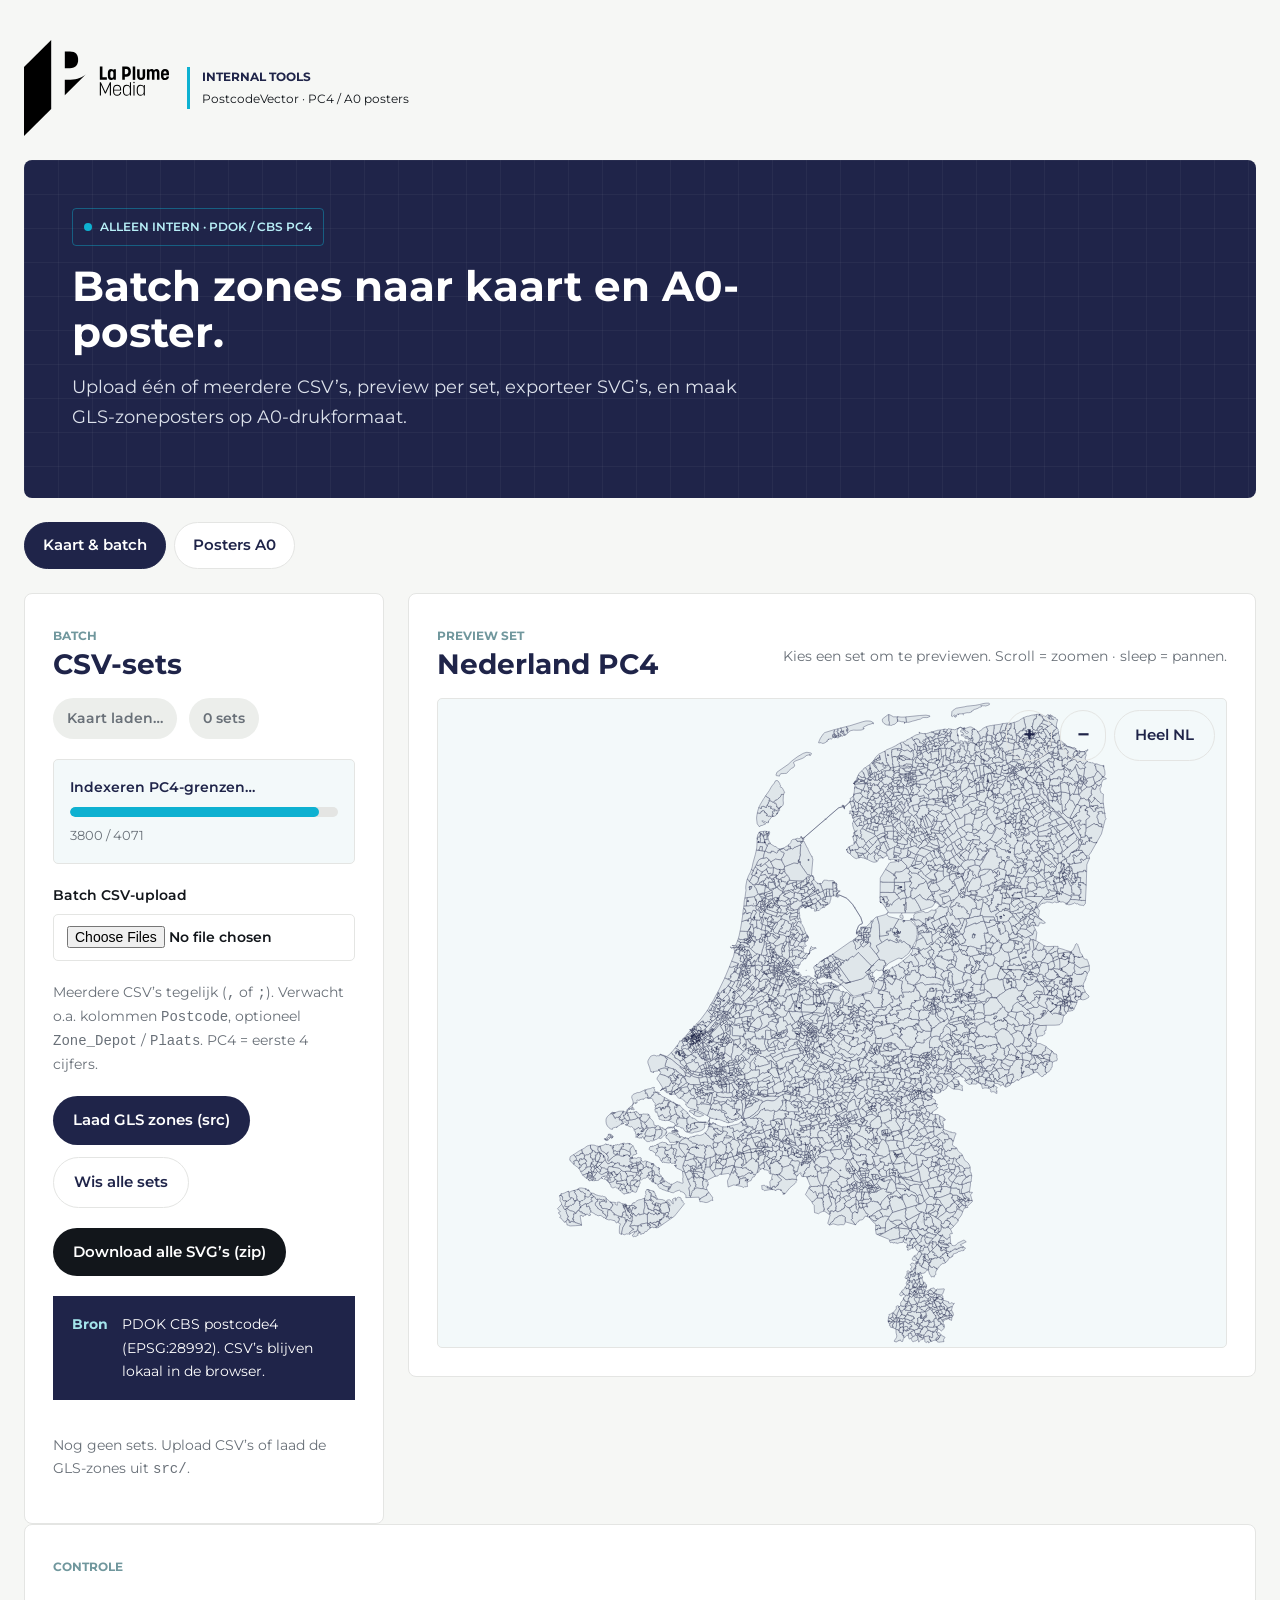
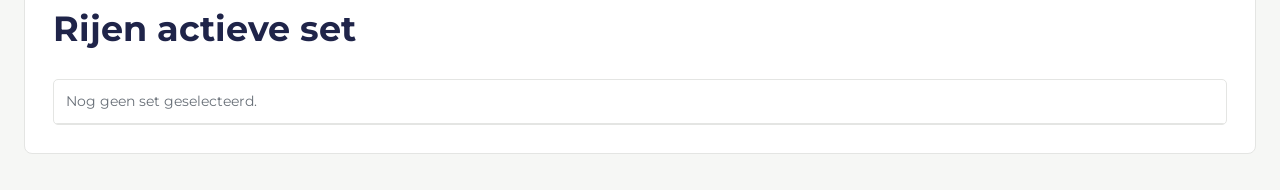
<file: index.html>
<!doctype html>
<html lang="nl">
<head>
  <meta charset="utf-8">
  <meta name="viewport" content="width=device-width, initial-scale=1">
  <meta name="description" content="Interne La Plume Media-tool: PC4 batch-kaarten en GLS A0 zoneposters.">
  <meta name="toolkit:scope" content="internal-ai-tooling">
  <title>PostcodeVector — La Plume Media Internal Tools</title>
  <link rel="stylesheet" href="toolkit/toolkit.css">
  <link rel="stylesheet" href="app.css">
</head>
<body>
  <main class="lpm-shell lpm-shell--wide lpm-stack">
    <header class="lpm-lockup">
      <img src="toolkit/assets/logo.svg" alt="La Plume Media">
      <span class="lpm-lockup__label">
        <strong>INTERNAL TOOLS</strong>
        <span>PostcodeVector · PC4 / A0 posters</span>
      </span>
    </header>

    <section class="lpm-hero lpm-surface-grid pc4-hero">
      <span class="lpm-scope-chip">ALLEEN INTERN · PDOK / CBS PC4</span>
      <h1>Batch zones naar kaart en A0-poster.</h1>
      <p>
        Upload één of meerdere CSV’s, preview per set, exporteer SVG’s, en maak GLS-zoneposters op A0-drukformaat.
      </p>
    </section>

    <div class="pc4-tabs" role="tablist" aria-label="Hoofdsecties">
      <button type="button" class="pc4-tab is-active" role="tab" id="tab-btn-map" aria-controls="tab-map" aria-selected="true" data-tab="map">Kaart &amp; batch</button>
      <button type="button" class="pc4-tab" role="tab" id="tab-btn-poster" aria-controls="tab-poster" aria-selected="false" data-tab="poster">Posters A0</button>
    </div>

    <!-- TAB: Kaart & batch -->
    <div class="pc4-tabpanel" id="tab-map" role="tabpanel" aria-labelledby="tab-btn-map">
      <div class="pc4-layout pc4-layout--batch">
        <section class="lpm-panel pc4-controls" aria-labelledby="controls-title">
          <span class="lpm-eyebrow">BATCH</span>
          <h2 id="controls-title" class="lpm-section-title">CSV-sets</h2>

          <div class="lpm-badges" id="status-badges" aria-live="polite">
            <span class="lpm-badge lpm-badge--quiet" id="badge-map">Kaart laden…</span>
            <span class="lpm-badge lpm-badge--quiet" id="badge-data">0 sets</span>
          </div>

          <div class="batch-progress" id="batch-progress" hidden>
            <div class="batch-progress__label" id="batch-progress-label">Bezig…</div>
            <div class="batch-progress__track" role="progressbar" aria-valuemin="0" aria-valuemax="100" aria-valuenow="0" id="batch-progress-bar">
              <div class="batch-progress__fill" id="batch-progress-fill"></div>
            </div>
            <div class="batch-progress__meta" id="batch-progress-meta">0 / 0</div>
          </div>

          <label class="lpm-field" for="csv-file">
            Batch CSV-upload
            <input class="lpm-input" id="csv-file" type="file" accept=".csv,text/csv" multiple aria-describedby="csv-help">
          </label>
          <p class="lpm-muted" id="csv-help">
            Meerdere CSV’s tegelijk (<code>,</code> of <code>;</code>). Verwacht o.a. kolommen
            <code>Postcode</code>, optioneel <code>Zone_Depot</code> / <code>Plaats</code>. PC4 = eerste 4 cijfers.
          </p>

          <div class="lpm-actions">
            <button type="button" class="lpm-btn lpm-btn--brand" id="btn-demo">Laad GLS zones (src)</button>
            <button type="button" class="lpm-btn lpm-btn--outline" id="btn-clear" disabled>Wis alle sets</button>
          </div>

          <div class="lpm-actions">
            <button type="button" class="lpm-btn lpm-btn--primary" id="btn-export-all" disabled>Download alle SVG’s (zip)</button>
          </div>

          <aside class="lpm-note">
            <strong>Bron</strong>
            <span>PDOK CBS postcode4 (EPSG:28992). CSV’s blijven lokaal in de browser.</span>
          </aside>

          <div class="batch-set-list" id="batch-set-list" aria-live="polite">
            <p class="lpm-muted" id="batch-empty">Nog geen sets. Upload CSV’s of laad de GLS-zones uit <code>src/</code>.</p>
          </div>
        </section>

        <section class="lpm-panel pc4-map-panel" aria-labelledby="map-title">
          <div class="pc4-map-header">
            <div>
              <span class="lpm-eyebrow">PREVIEW SET</span>
              <h2 id="map-title" class="lpm-section-title">Nederland PC4</h2>
            </div>
            <p class="lpm-muted" id="hover-info">Kies een set om te previewen. Scroll = zoomen · sleep = pannen.</p>
          </div>
          <div class="pc4-map-stage">
            <div class="pc4-map-toolbar" role="toolbar" aria-label="Kaartnavigatie">
              <button type="button" class="lpm-btn lpm-btn--outline pc4-zoom-btn" id="btn-zoom-in" title="Inzoomen" aria-label="Inzoomen">+</button>
              <button type="button" class="lpm-btn lpm-btn--outline pc4-zoom-btn" id="btn-zoom-out" title="Uitzoomen" aria-label="Uitzoomen">−</button>
              <button type="button" class="lpm-btn lpm-btn--outline" id="btn-zoom-reset" title="Hele Nederland">Heel NL</button>
            </div>
            <div class="pc4-map-wrap" id="map-wrap" role="application" aria-label="Interactieve PC4-kaart" tabindex="0">
              <div class="pc4-map-empty" id="map-empty"><p>Kaart wordt geladen…</p></div>
            </div>
          </div>
        </section>
      </div>

      <section class="lpm-panel" aria-labelledby="table-title">
        <span class="lpm-eyebrow">CONTROLE</span>
        <h2 id="table-title" class="lpm-section-title">Rijen actieve set</h2>
        <div class="pc4-table-wrap">
          <table class="pc4-table" id="data-table">
            <thead id="table-head"></thead>
            <tbody id="table-body">
              <tr><td class="lpm-muted">Nog geen set geselecteerd.</td></tr>
            </tbody>
          </table>
        </div>
      </section>
    </div>

    <!-- TAB: Posters A0 -->
    <div class="pc4-tabpanel" id="tab-poster" role="tabpanel" aria-labelledby="tab-btn-poster" hidden>
      <div class="pc4-layout pc4-layout--poster">
        <section class="lpm-panel pc4-controls" aria-labelledby="poster-controls-title">
          <span class="lpm-eyebrow">A0 DRUKWERK</span>
          <h2 id="poster-controls-title" class="lpm-section-title">Poster per set</h2>
          <p class="lpm-muted">GLS zoneposter-template. Pas titel/zone aan, preview, exporteer als A0-PDF (print → PDF).</p>

          <label class="lpm-field" for="poster-set">
            Actieve set
            <select class="lpm-select" id="poster-set" disabled>
              <option value="">— eerst batch laden —</option>
            </select>
          </label>

          <label class="lpm-field" for="poster-title">
            Poster titel
            <input class="lpm-input" id="poster-title" placeholder="Bijv. BEZORGGEBIED AMSTERDAM">
          </label>
          <label class="lpm-field" for="poster-zone-label">
            Zone label
            <input class="lpm-input" id="poster-zone-label" placeholder="ZONE" value="ZONE">
          </label>
          <label class="lpm-field" for="poster-zone-number">
            Zone nummer
            <input class="lpm-input" id="poster-zone-number" placeholder="1">
          </label>
          <label class="lpm-field" for="poster-footer">
            Footer tekst
            <input class="lpm-input" id="poster-footer" placeholder="GLS Netherlands · Zone-indeling">
          </label>

          <div class="lpm-actions">
            <button type="button" class="lpm-btn lpm-btn--primary" id="btn-poster-pdf" disabled>Exporteer PDF A0</button>
            <button type="button" class="lpm-btn lpm-btn--brand" id="btn-poster-pdf-all" disabled>Alle sets → PDF A0</button>
          </div>

          <aside class="lpm-note">
            <strong>Drukwerk</strong>
            <span>Opent een A0-printvenster. Kies “Opslaan als PDF”, papierformaat A0, marges uit.</span>
          </aside>

          <div class="batch-set-list" id="poster-set-list"></div>
        </section>

        <section class="lpm-panel poster-preview-panel" aria-labelledby="poster-preview-title">
          <div class="pc4-map-header">
            <div>
              <span class="lpm-eyebrow">PREVIEW</span>
              <h2 id="poster-preview-title" class="lpm-section-title">A0 poster</h2>
            </div>
            <p class="lpm-muted" id="poster-preview-meta">Selecteer een set om de poster te tonen.</p>
          </div>
          <div class="poster-frame-wrap">
            <iframe id="poster-frame" class="poster-frame" title="A0 poster preview" sandbox="allow-same-origin allow-modals"></iframe>
          </div>
        </section>
      </div>
    </div>
  </main>

  <div class="pc4-tooltip" id="tooltip" role="tooltip" hidden></div>
  <script src="app.js?v=20260929h" type="module"></script>
</body>
</html>
</file>
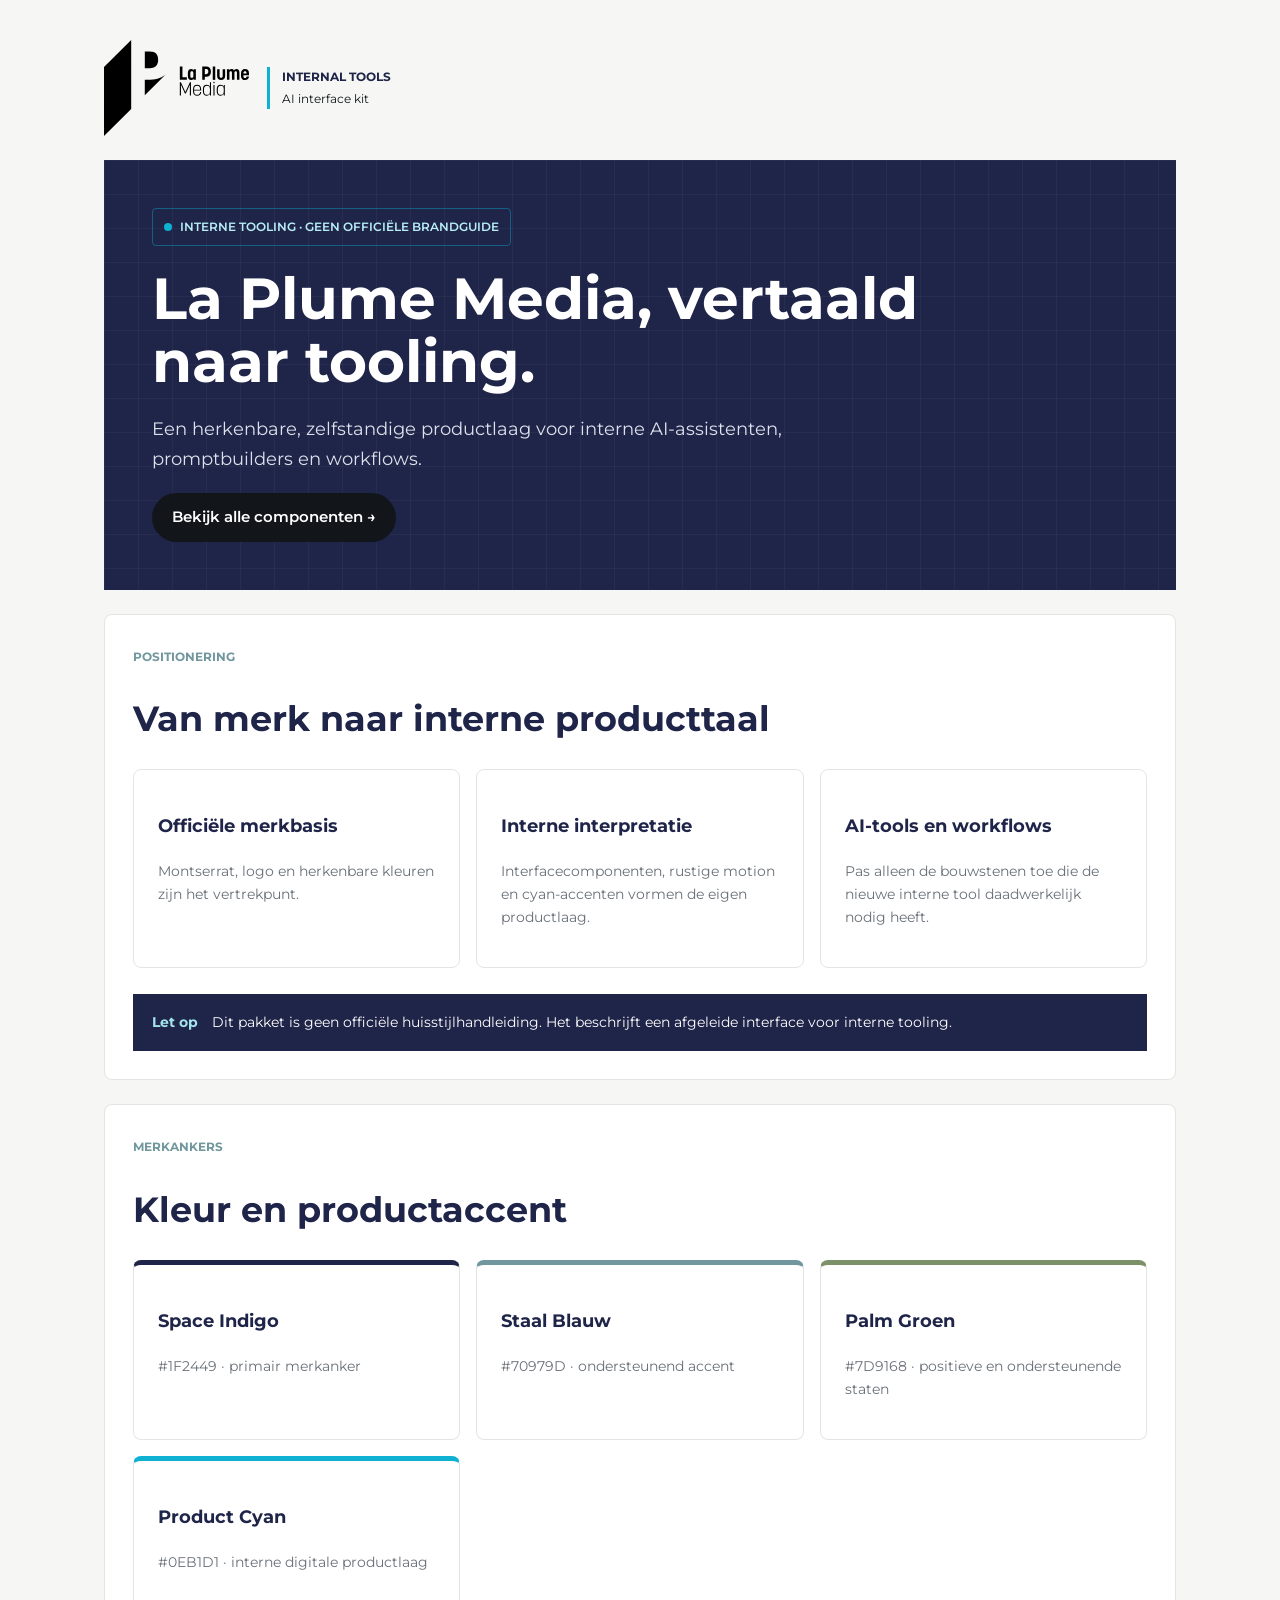
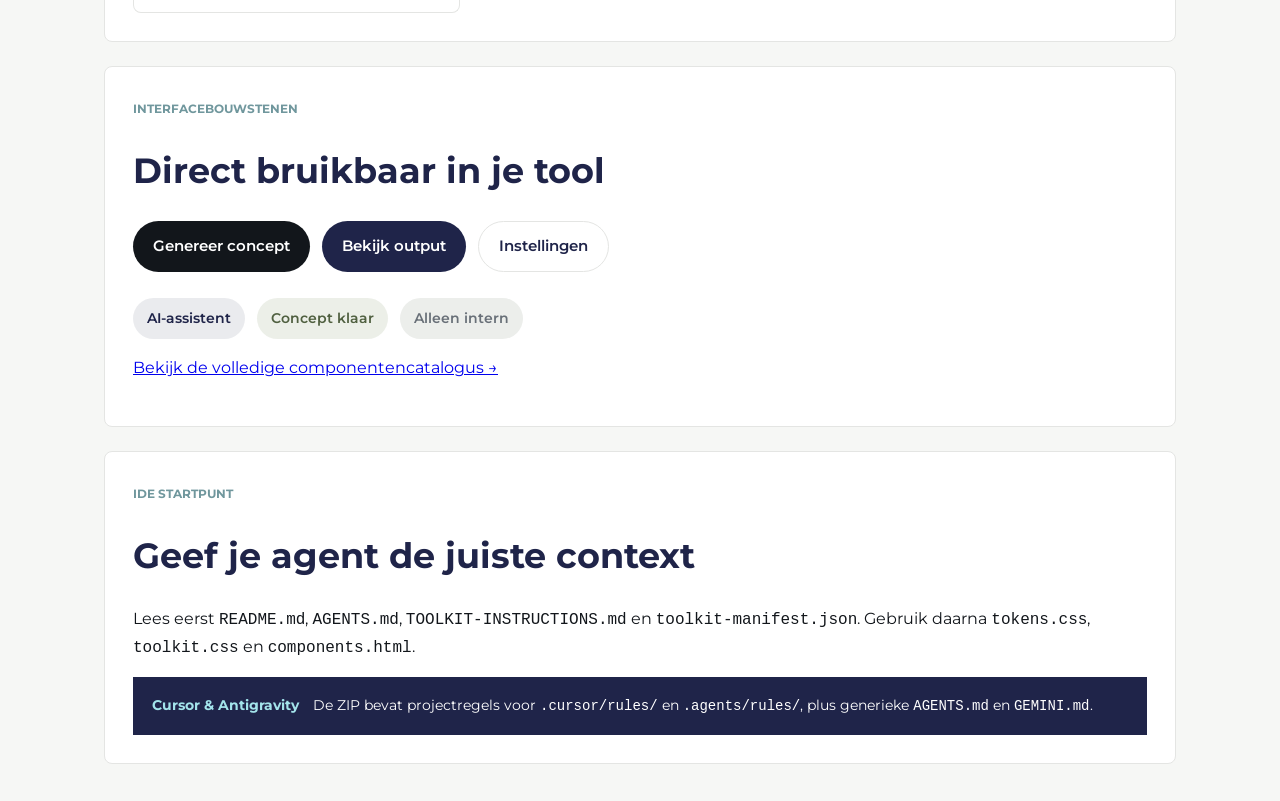
<file: toolkit/index.html>
<!doctype html>
<html lang="nl">
<head>
  <meta charset="utf-8">
  <meta name="viewport" content="width=device-width, initial-scale=1">
  <meta name="description" content="Afgeleide producttaal voor interne AI-tools van La Plume Media. Geen officiële brandguide.">
  <meta name="toolkit:scope" content="internal-ai-tooling">
  <meta name="toolkit:classification" content="derived-product-language-not-official-brand-guidelines">
  <meta name="toolkit:agent-instructions" content="AGENTS.md,TOOLKIT-INSTRUCTIONS.md,toolkit-manifest.json">
  <title>La Plume Media — Internal AI Toolkit</title>
  <link rel="stylesheet" href="toolkit.css">
</head>
<body>
<main class="lpm-shell lpm-stack">
  <header class="lpm-lockup"><img src="assets/logo.svg" alt="La Plume Media"><span class="lpm-lockup__label"><strong>INTERNAL TOOLS</strong><span>AI interface kit</span></span></header>
  <section class="lpm-hero lpm-surface-grid"><span class="lpm-scope-chip">INTERNE TOOLING · GEEN OFFICIËLE BRANDGUIDE</span><h1>La Plume Media, vertaald naar tooling.</h1><p>Een herkenbare, zelfstandige productlaag voor interne AI-assistenten, promptbuilders en workflows.</p><div class="lpm-actions"><a class="lpm-btn lpm-btn--primary" href="components.html">Bekijk alle componenten →</a></div></section>
  <section class="lpm-panel"><span class="lpm-eyebrow">POSITIONERING</span><h2 class="lpm-section-title">Van merk naar interne producttaal</h2><div class="lpm-grid"><article class="lpm-card"><h3>Officiële merkbasis</h3><p>Montserrat, logo en herkenbare kleuren zijn het vertrekpunt.</p></article><article class="lpm-card"><h3>Interne interpretatie</h3><p>Interfacecomponenten, rustige motion en cyan-accenten vormen de eigen productlaag.</p></article><article class="lpm-card"><h3>AI-tools en workflows</h3><p>Pas alleen de bouwstenen toe die de nieuwe interne tool daadwerkelijk nodig heeft.</p></article></div><br><aside class="lpm-note"><strong>Let op</strong><span>Dit pakket is geen officiële huisstijlhandleiding. Het beschrijft een afgeleide interface voor interne tooling.</span></aside></section>
  <section class="lpm-panel"><span class="lpm-eyebrow">MERKANKERS</span><h2 class="lpm-section-title">Kleur en productaccent</h2><div class="lpm-grid"><article class="lpm-card" style="border-top:5px solid var(--lpm-space-indigo)"><h3>Space Indigo</h3><p>#1F2449 · primair merkanker</p></article><article class="lpm-card" style="border-top:5px solid var(--lpm-steel-blue)"><h3>Staal Blauw</h3><p>#70979D · ondersteunend accent</p></article><article class="lpm-card" style="border-top:5px solid var(--lpm-palm-green)"><h3>Palm Groen</h3><p>#7D9168 · positieve en ondersteunende staten</p></article><article class="lpm-card" style="border-top:5px solid var(--lpm-product-cyan)"><h3>Product Cyan</h3><p>#0EB1D1 · interne digitale productlaag</p></article></div></section>
  <section class="lpm-panel"><span class="lpm-eyebrow">INTERFACEBOUWSTENEN</span><h2 class="lpm-section-title">Direct bruikbaar in je tool</h2><div class="lpm-actions"><button class="lpm-btn lpm-btn--primary">Genereer concept</button><button class="lpm-btn lpm-btn--brand">Bekijk output</button><button class="lpm-btn lpm-btn--outline">Instellingen</button></div><br><div class="lpm-badges"><span class="lpm-badge">AI-assistent</span><span class="lpm-badge lpm-badge--success">Concept klaar</span><span class="lpm-badge lpm-badge--quiet">Alleen intern</span></div><p><a href="components.html">Bekijk de volledige componentencatalogus →</a></p></section>
  <section class="lpm-panel"><span class="lpm-eyebrow">IDE STARTPUNT</span><h2 class="lpm-section-title">Geef je agent de juiste context</h2><p>Lees eerst <code>README.md</code>, <code>AGENTS.md</code>, <code>TOOLKIT-INSTRUCTIONS.md</code> en <code>toolkit-manifest.json</code>. Gebruik daarna <code>tokens.css</code>, <code>toolkit.css</code> en <code>components.html</code>.</p><aside class="lpm-note"><strong>Cursor & Antigravity</strong><span>De ZIP bevat projectregels voor <code>.cursor/rules/</code> en <code>.agents/rules/</code>, plus generieke <code>AGENTS.md</code> en <code>GEMINI.md</code>.</span></aside></section>
</main>
</body>
</html>
</file>
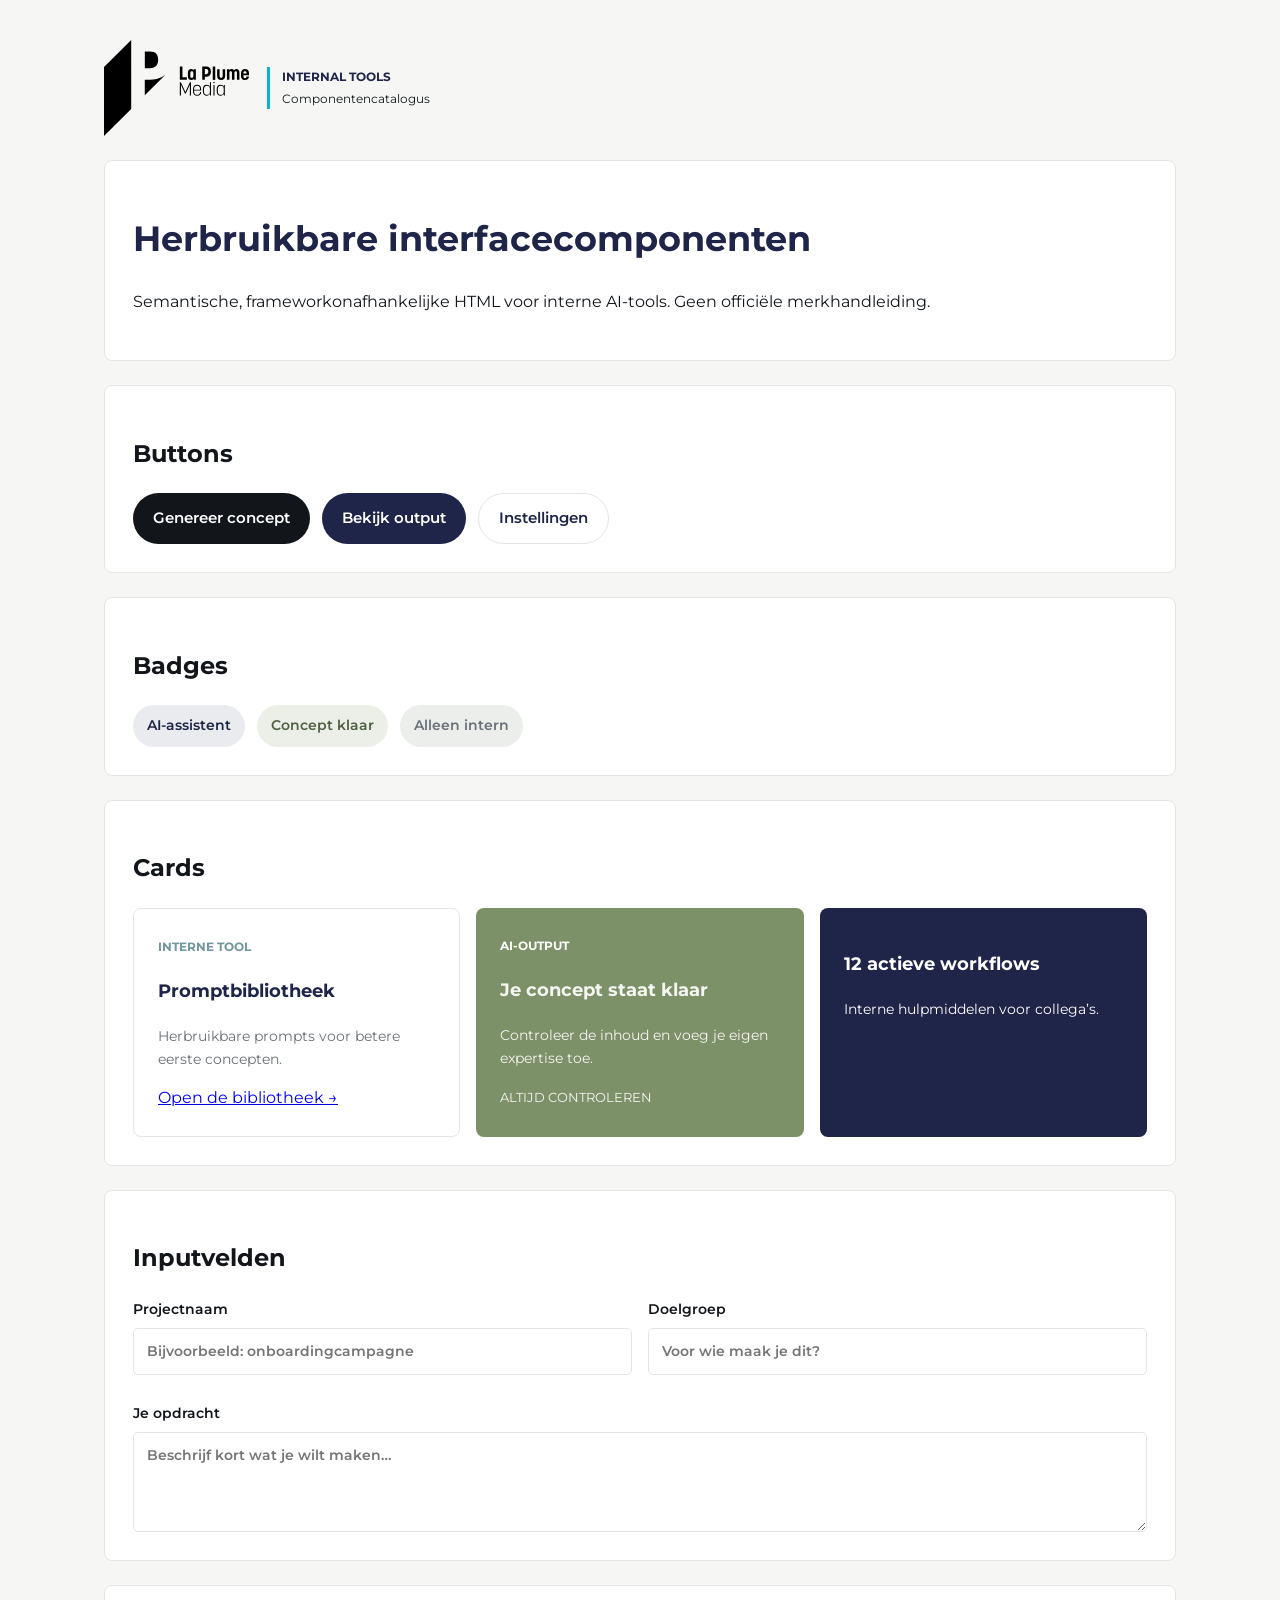
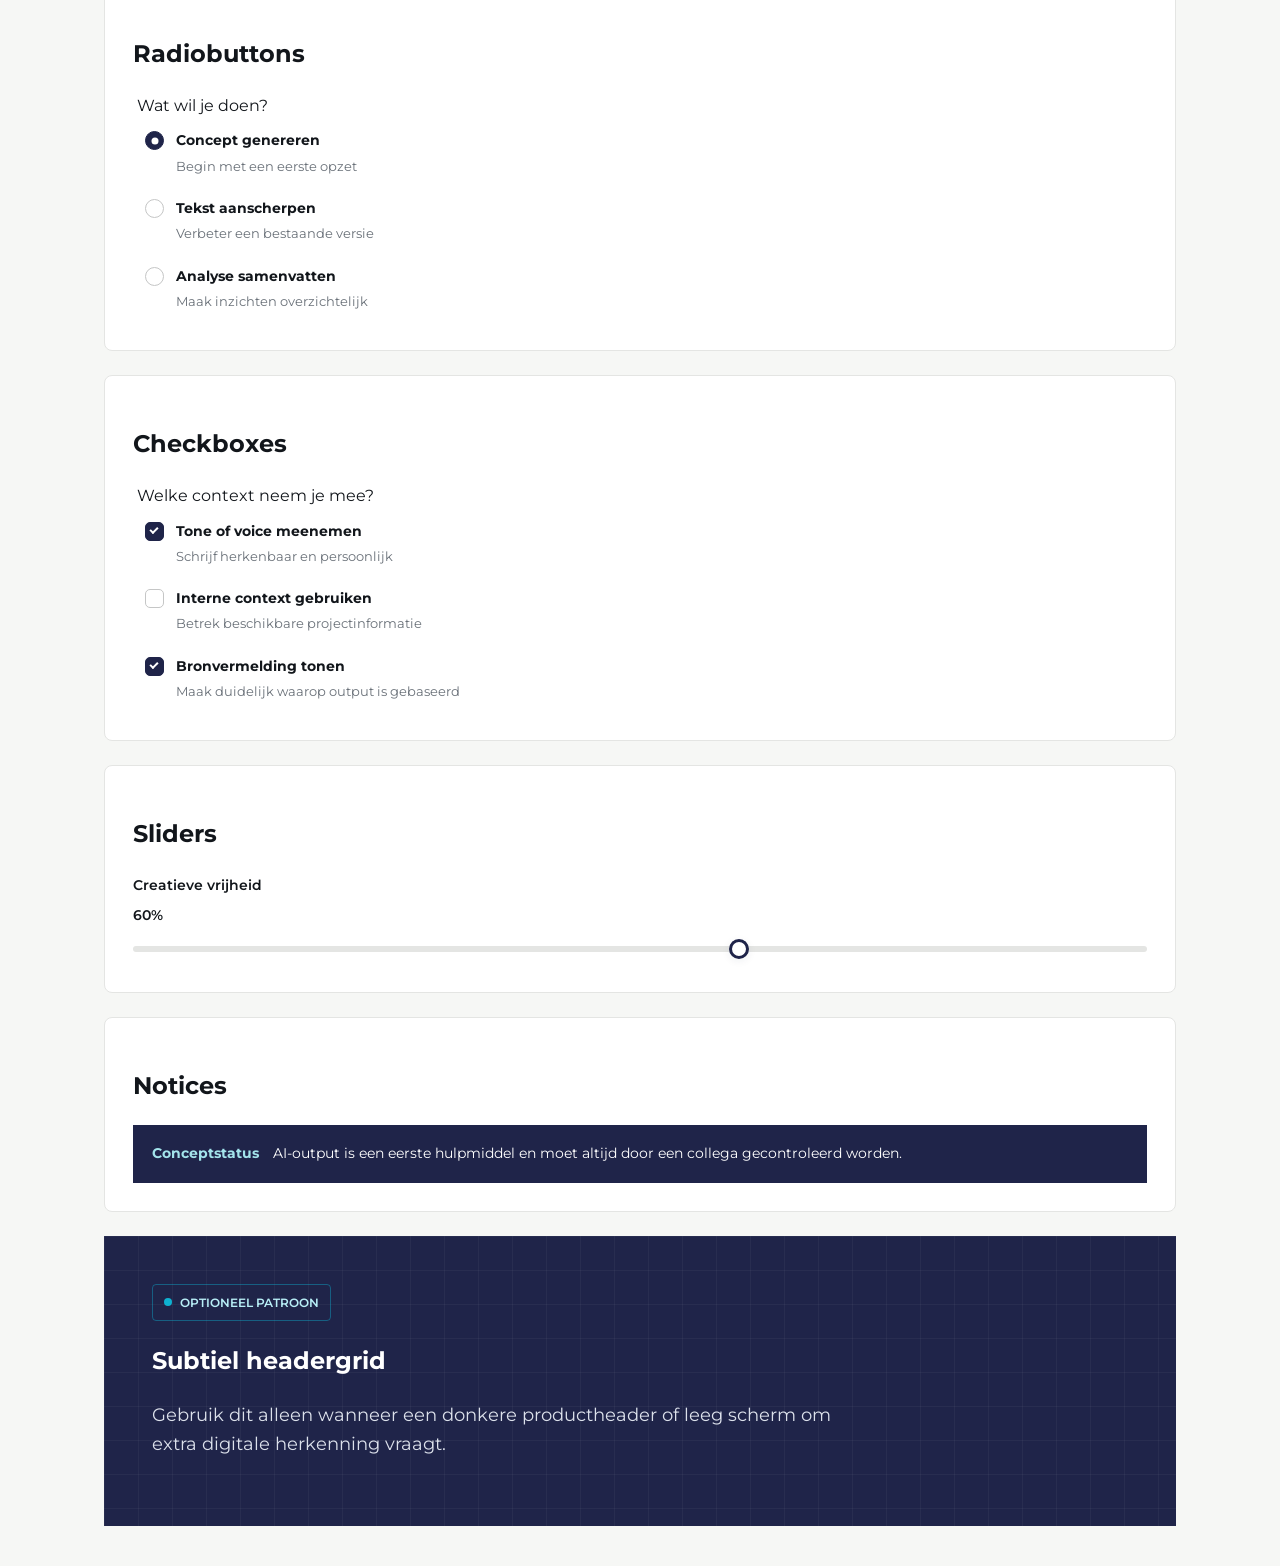
<file: toolkit/components.html>
<!doctype html>
<html lang="nl">
<head><meta charset="utf-8"><meta name="viewport" content="width=device-width,initial-scale=1"><meta name="toolkit:scope" content="derived-internal-ai-tooling"><title>La Plume Media — Internal AI Components</title><link rel="stylesheet" href="toolkit.css"></head>
<body><main class="lpm-shell lpm-stack">
<header class="lpm-lockup"><img src="assets/logo.svg" alt="La Plume Media"><span class="lpm-lockup__label"><strong>INTERNAL TOOLS</strong><span>Componentencatalogus</span></span></header>
<section class="lpm-panel"><h1 class="lpm-section-title">Herbruikbare interfacecomponenten</h1><p>Semantische, frameworkonafhankelijke HTML voor interne AI-tools. Geen officiële merkhandleiding.</p></section>

<section class="lpm-panel" id="buttons"><h2>Buttons</h2><div class="lpm-actions"><button class="lpm-btn lpm-btn--primary">Genereer concept</button><button class="lpm-btn lpm-btn--brand">Bekijk output</button><button class="lpm-btn lpm-btn--outline">Instellingen</button></div></section>

<section class="lpm-panel" id="badges"><h2>Badges</h2><div class="lpm-badges"><span class="lpm-badge">AI-assistent</span><span class="lpm-badge lpm-badge--success">Concept klaar</span><span class="lpm-badge lpm-badge--quiet">Alleen intern</span></div></section>

<section class="lpm-panel" id="cards"><h2>Cards</h2><div class="lpm-grid"><article class="lpm-card"><span class="lpm-eyebrow">INTERNE TOOL</span><h3>Promptbibliotheek</h3><p>Herbruikbare prompts voor betere eerste concepten.</p><a class="lpm-motion-direction" href="#">Open de bibliotheek →</a></article><article class="lpm-card lpm-card--green"><span class="lpm-eyebrow" style="color:#fff">AI-OUTPUT</span><h3>Je concept staat klaar</h3><p>Controleer de inhoud en voeg je eigen expertise toe.</p><small>ALTIJD CONTROLEREN</small></article><article class="lpm-card lpm-card--dark"><h3>12 actieve workflows</h3><p>Interne hulpmiddelen voor collega’s.</p></article></div></section>

<section class="lpm-panel" id="inputs"><h2>Inputvelden</h2><div class="lpm-grid"><label class="lpm-field" for="project">Projectnaam<input class="lpm-input" id="project" placeholder="Bijvoorbeeld: onboardingcampagne"></label><label class="lpm-field" for="audience">Doelgroep<input class="lpm-input" id="audience" placeholder="Voor wie maak je dit?"></label></div><br><label class="lpm-field" for="assignment">Je opdracht<textarea class="lpm-textarea" id="assignment" placeholder="Beschrijf kort wat je wilt maken…"></textarea></label></section>

<section class="lpm-panel" id="radio"><h2>Radiobuttons</h2><fieldset style="border:0;padding:0"><legend>Wat wil je doen?</legend><label class="lpm-choice"><input type="radio" name="action" checked><span><strong>Concept genereren</strong><small>Begin met een eerste opzet</small></span></label><label class="lpm-choice"><input type="radio" name="action"><span><strong>Tekst aanscherpen</strong><small>Verbeter een bestaande versie</small></span></label><label class="lpm-choice"><input type="radio" name="action"><span><strong>Analyse samenvatten</strong><small>Maak inzichten overzichtelijk</small></span></label></fieldset></section>

<section class="lpm-panel" id="checkbox"><h2>Checkboxes</h2><fieldset style="border:0;padding:0"><legend>Welke context neem je mee?</legend><label class="lpm-choice"><input type="checkbox" checked><span><strong>Tone of voice meenemen</strong><small>Schrijf herkenbaar en persoonlijk</small></span></label><label class="lpm-choice"><input type="checkbox"><span><strong>Interne context gebruiken</strong><small>Betrek beschikbare projectinformatie</small></span></label><label class="lpm-choice"><input type="checkbox" checked><span><strong>Bronvermelding tonen</strong><small>Maak duidelijk waarop output is gebaseerd</small></span></label></fieldset></section>

<section class="lpm-panel" id="slider"><h2>Sliders</h2><label class="lpm-field" for="creativity">Creatieve vrijheid <output id="creativity-output">60%</output><input class="lpm-range" id="creativity" type="range" min="0" max="100" value="60"></label></section>

<section class="lpm-panel" id="notice"><h2>Notices</h2><aside class="lpm-note"><strong>Conceptstatus</strong><span>AI-output is een eerste hulpmiddel en moet altijd door een collega gecontroleerd worden.</span></aside></section>

<section class="lpm-hero lpm-surface-grid" id="optional-grid"><span class="lpm-scope-chip">OPTIONEEL PATROON</span><h2>Subtiel headergrid</h2><p>Gebruik dit alleen wanneer een donkere productheader of leeg scherm om extra digitale herkenning vraagt.</p></section>
</main><script>document.getElementById("creativity").addEventListener("input",function(){document.getElementById("creativity-output").value=this.value+"%"})</script></body></html>
</file>
<file: toolkit/toolkit.css>
@import url("tokens.css");
*,*::before,*::after{box-sizing:border-box}
body{margin:0;font-family:var(--lpm-font);font-size:var(--lpm-text-body);line-height:var(--lpm-leading-body);color:var(--lpm-ink);background:var(--lpm-surface-subtle)}
button,input,textarea,select{font:inherit}.lpm-shell{max-width:1120px;margin:auto;padding:40px 24px}.lpm-stack>*+*{margin-top:24px}.lpm-panel{padding:28px;background:var(--lpm-surface);border:1px solid var(--lpm-border);border-radius:var(--lpm-radius-md)}
.lpm-lockup{display:flex;align-items:center;gap:18px}.lpm-lockup img{width:145px;height:auto}.lpm-lockup__label{display:grid;gap:2px;padding-left:12px;border-left:3px solid var(--lpm-product-cyan);font-size:var(--lpm-text-min)}.lpm-lockup__label strong{color:var(--lpm-space-indigo)}
.lpm-hero{position:relative;padding:48px;background:var(--lpm-space-indigo);color:var(--lpm-text-inverse);overflow:hidden}.lpm-surface-grid{background-image:linear-gradient(rgba(255,255,255,.04) 1px,transparent 1px),linear-gradient(90deg,rgba(255,255,255,.04) 1px,transparent 1px);background-size:34px 34px}.lpm-hero h1{max-width:780px;font-size:clamp(35px,6vw,58px);line-height:1.08;margin:22px 0}.lpm-hero p{max-width:700px;font-size:var(--lpm-text-lead);color:#dce1eb}.lpm-scope-chip{display:inline-flex;align-items:center;gap:8px;padding:8px 11px;color:#b8eff7;border:1px solid rgba(14,177,209,.42);border-radius:4px;font-size:12px;font-weight:600}.lpm-scope-chip::before{content:"";width:8px;height:8px;background:var(--lpm-product-cyan);border-radius:50%}
.lpm-section-title{color:var(--lpm-space-indigo);font-size:clamp(26px,4vw,35px);line-height:1.2}.lpm-eyebrow{font-size:12px;font-weight:700;color:var(--lpm-steel-blue)}.lpm-muted{color:var(--lpm-muted);font-size:14px}.lpm-actions,.lpm-badges{display:flex;gap:12px;flex-wrap:wrap}.lpm-grid{display:grid;grid-template-columns:repeat(auto-fit,minmax(245px,1fr));gap:16px}
.lpm-btn{display:inline-flex;align-items:center;justify-content:center;gap:8px;min-height:46px;padding:12px 20px;border:0;border-radius:var(--lpm-radius-pill);font-size:15px;font-weight:600;text-decoration:none;cursor:pointer;transition:transform var(--lpm-motion-base) var(--lpm-ease),box-shadow var(--lpm-motion-base) var(--lpm-ease),background-color var(--lpm-motion-base) ease,color var(--lpm-motion-base) ease}.lpm-btn:hover{transform:translateY(-2px);box-shadow:var(--lpm-shadow-md)}.lpm-btn:active{transform:translateY(0)}.lpm-btn--primary{background:var(--lpm-ink);color:#fff}.lpm-btn--brand{background:var(--lpm-space-indigo);color:#fff}.lpm-btn--outline{background:transparent;color:var(--lpm-space-indigo);border:1px solid var(--lpm-border)}
.lpm-badge{display:inline-flex;align-items:center;padding:9px 14px;border-radius:var(--lpm-radius-pill);background:rgba(31,36,73,.09);color:var(--lpm-space-indigo);font-size:14px;font-weight:600}.lpm-badge--success{background:rgba(125,145,104,.15);color:var(--lpm-forest-green)}.lpm-badge--quiet{background:#eceeeb;color:var(--lpm-muted)}
.lpm-card{padding:24px;background:var(--lpm-surface);border:1px solid var(--lpm-border);border-radius:var(--lpm-radius-md);transition:transform var(--lpm-motion-base) var(--lpm-ease),box-shadow var(--lpm-motion-base) ease}.lpm-card:hover{transform:translateY(-4px);box-shadow:var(--lpm-shadow-md)}.lpm-card h3{font-size:18px;color:var(--lpm-space-indigo)}.lpm-card p{font-size:14px;color:var(--lpm-muted)}.lpm-card--green{background:var(--lpm-palm-green);color:#fff;border:0}.lpm-card--green h3,.lpm-card--green p,.lpm-card--green small{color:rgba(255,255,255,.92)}.lpm-card--dark{background:var(--lpm-space-indigo);color:#fff;border:0}.lpm-card--dark h3,.lpm-card--dark p{color:#fff}
.lpm-field{display:grid;gap:7px;font-size:14px;font-weight:600}.lpm-input,.lpm-textarea,.lpm-select{width:100%;min-height:46px;padding:11px 13px;border:1px solid var(--lpm-border);border-radius:var(--lpm-radius-sm);background:#fff;font-size:14px;transition:border-color var(--lpm-motion-base) ease,box-shadow var(--lpm-motion-base) ease}.lpm-textarea{min-height:100px;resize:vertical}.lpm-input:focus,.lpm-textarea:focus,.lpm-select:focus{outline:0;border-color:var(--lpm-steel-blue);box-shadow:0 0 0 4px rgba(112,151,157,.14)}
.lpm-choice{display:flex;align-items:flex-start;gap:12px;padding:10px;border-radius:var(--lpm-radius-sm);cursor:pointer;transition:background-color var(--lpm-motion-base) ease,transform var(--lpm-motion-base) var(--lpm-ease)}.lpm-choice:hover{background:var(--lpm-surface-subtle);transform:translateX(3px)}.lpm-choice input{appearance:none;width:19px;height:19px;flex:0 0 19px;margin:2px 0 0;border:1.5px solid #c5c6c6;background:#fff;position:relative}.lpm-choice input[type=radio]{border-radius:50%}.lpm-choice input[type=checkbox]{border-radius:5px}.lpm-choice input:checked{background:var(--lpm-space-indigo);border-color:var(--lpm-space-indigo)}.lpm-choice input[type=radio]:checked::after{content:"";position:absolute;width:7px;height:7px;left:50%;top:50%;background:#fff;border-radius:50%;transform:translate(-50%,-50%)}.lpm-choice input[type=checkbox]:checked::after{content:"";position:absolute;width:8px;height:5px;left:4px;top:4px;border-left:2px solid #fff;border-bottom:2px solid #fff;transform:rotate(-45deg)}.lpm-choice strong{display:block;font-size:14px}.lpm-choice small{display:block;margin-top:3px;font-size:13px;color:var(--lpm-muted)}
.lpm-range{appearance:none;width:100%;height:6px;margin:12px 0;border:0;border-radius:999px;background:var(--lpm-border);accent-color:var(--lpm-space-indigo)}.lpm-range::-webkit-slider-thumb{appearance:none;width:20px;height:20px;background:#fff;border:3px solid var(--lpm-space-indigo);border-radius:50%;box-shadow:var(--lpm-shadow-sm)}.lpm-range::-moz-range-thumb{width:15px;height:15px;background:#fff;border:3px solid var(--lpm-space-indigo);border-radius:50%}.lpm-range--green{accent-color:var(--lpm-palm-green)}
.lpm-note{display:flex;gap:14px;padding:17px 19px;background:var(--lpm-space-indigo);color:#fff;font-size:14px}.lpm-note strong{color:#a3e4eb}.lpm-motion-lift:hover{transform:translateY(-4px);box-shadow:var(--lpm-shadow-md)}.lpm-motion-direction{transition:transform var(--lpm-motion-base) var(--lpm-ease)}.lpm-motion-direction:hover{transform:translateX(6px)}
@media(max-width:700px){.lpm-shell{padding:24px 15px}.lpm-hero{padding:30px 22px}.lpm-lockup img{width:120px}.lpm-note{display:block}.lpm-note strong{display:block;margin-bottom:6px}}
@media(prefers-reduced-motion:reduce){*,*::before,*::after{animation-duration:.01ms!important;animation-iteration-count:1!important;transition-duration:.01ms!important;scroll-behavior:auto!important}}
</file>
<file: app.css>
/* PostcodeVector — project styles on top of toolkit tokens (do not replace toolkit.css) */

.lpm-shell--wide {
  max-width: 1280px;
}

.pc4-hero {
  border-radius: var(--lpm-radius-md);
}

.pc4-hero h1 {
  font-size: clamp(28px, 4.5vw, 42px);
  margin: 18px 0 12px;
}

.pc4-layout {
  display: grid;
  grid-template-columns: minmax(280px, 360px) minmax(0, 1fr);
  gap: var(--lpm-space-6);
  align-items: start;
}

.pc4-controls .lpm-section-title {
  font-size: clamp(22px, 3vw, 28px);
  margin: 0 0 var(--lpm-space-4);
}

.pc4-controls .lpm-field + .lpm-muted,
.pc4-controls .lpm-actions,
.pc4-controls .lpm-field,
.pc4-controls .pc4-palette,
.pc4-controls .lpm-note,
.pc4-controls .pc4-legend,
.pc4-controls #export-help {
  margin-top: var(--lpm-space-5);
}

#export-help {
  margin-top: var(--lpm-space-3);
}

.pc4-controls .lpm-badges {
  margin: var(--lpm-space-4) 0 var(--lpm-space-5);
}

.pc4-palette {
  border: 0;
  padding: 0;
  margin: var(--lpm-space-5) 0 0;
}

.pc4-palette legend {
  font-size: var(--lpm-text-label);
  font-weight: 600;
  margin-bottom: var(--lpm-space-2);
}

.pc4-map-panel {
  min-height: 520px;
  display: flex;
  flex-direction: column;
}

.pc4-map-header {
  display: flex;
  flex-wrap: wrap;
  justify-content: space-between;
  gap: var(--lpm-space-3);
  align-items: flex-end;
  margin-bottom: var(--lpm-space-4);
}

.pc4-map-header .lpm-section-title {
  font-size: clamp(22px, 3vw, 28px);
  margin: 0;
}

.pc4-map-stage {
  position: relative;
  flex: 1;
  min-height: 480px;
}

.pc4-map-toolbar {
  position: absolute;
  top: var(--lpm-space-3);
  right: var(--lpm-space-3);
  z-index: 2;
  display: flex;
  gap: var(--lpm-space-2);
  flex-wrap: wrap;
  justify-content: flex-end;
}

.pc4-zoom-btn {
  min-width: 46px;
  min-height: 46px;
  padding: 0;
  font-size: 22px;
  line-height: 1;
}

.pc4-map-wrap {
  position: relative;
  height: 100%;
  min-height: 480px;
  background: var(--lpm-surface-product);
  border: 1px solid var(--lpm-border);
  border-radius: var(--lpm-radius-sm);
  overflow: hidden;
  touch-action: none;
  cursor: grab;
  outline: none;
}

.pc4-map-wrap:focus-visible {
  box-shadow: 0 0 0 4px rgba(112, 151, 157, 0.25);
}

.pc4-map-wrap.is-panning {
  cursor: grabbing;
}

.pc4-map-wrap.is-panning path.pc4 {
  cursor: grabbing;
}

.pc4-map-empty {
  position: absolute;
  inset: 0;
  display: grid;
  place-items: center;
  color: var(--lpm-muted);
  font-size: var(--lpm-text-label);
  pointer-events: none;
}

.pc4-map-wrap svg {
  display: block;
  width: 100%;
  height: 100%;
  max-height: 72vh;
  pointer-events: auto;
  user-select: none;
  -webkit-user-select: none;
  overflow: hidden;
}

.pc4-map-wrap.is-panning svg {
  pointer-events: none; /* hit-test 4k paths niet tijdens sleep */
}

.pc4-map-wrap path.pc4 {
  fill: #dfe6ea;
  stroke: var(--lpm-space-indigo);
  stroke-width: 0.35;
  stroke-linejoin: round;
  vector-effect: non-scaling-stroke;
  cursor: grab;
  /* Geen transitions/filters: die maken 4000 paths zwaar */
}

.pc4-map-wrap path.pc4.is-selected {
  /* User-unit seal: dekt topologische spleten ook bij sterk inzoomen */
  fill: #00198c;
  stroke: #00198c;
  stroke-width: 18;
  stroke-linejoin: round;
  stroke-linecap: round;
  paint-order: stroke fill;
  vector-effect: none !important;
}

.pc4-map-wrap path.pc4-selected-accent {
  fill: none;
  stroke: #5b7cff;
  stroke-width: 1.15;
  stroke-linejoin: round;
  vector-effect: non-scaling-stroke;
  pointer-events: none;
}

.pc4-map-wrap path.pc4:hover,
.pc4-map-wrap path.pc4.is-hover {
  stroke-width: 1.1;
}

.pc4-map-wrap path.pc4.is-selected:hover,
.pc4-map-wrap path.pc4.is-selected.is-hover {
  stroke: #00198c;
  stroke-width: 20;
  vector-effect: none !important;
}

.pc4-map-wrap path.pc4.is-active {
  stroke: var(--lpm-product-cyan);
  stroke-width: 1.4;
}

.pc4-map-wrap path.pc4.is-selected.is-active {
  stroke: #00198c;
  stroke-width: 20;
  vector-effect: none !important;
}

.pc4-map-wrap path.pc4.is-dimmed {
  opacity: 0.28;
}

.pc4-map-wrap text.pc4-label,
.pc4-map-wrap #pc4-labels text {
  fill: #ffffff;
  font-family: var(--lpm-font);
  font-weight: 700;
  pointer-events: none;
  stroke: none !important;
  stroke-width: 0 !important;
  paint-order: fill;
  text-anchor: middle;
  dominant-baseline: central;
}

.pc4-legend__title {
  margin: 0 0 var(--lpm-space-3);
  font-size: var(--lpm-text-label);
  color: var(--lpm-space-indigo);
}

.pc4-legend__list {
  list-style: none;
  margin: 0;
  padding: 0;
  display: grid;
  gap: var(--lpm-space-2);
}

.pc4-legend__item {
  display: flex;
  align-items: center;
  gap: var(--lpm-space-3);
  font-size: var(--lpm-text-small);
  color: var(--lpm-ink);
}

.pc4-legend__swatch {
  width: 18px;
  height: 18px;
  border-radius: 4px;
  border: 1px solid rgba(31, 36, 73, 0.2);
  flex: 0 0 auto;
}

.pc4-table-wrap {
  margin-top: var(--lpm-space-4);
  overflow: auto;
  max-height: 280px;
  border: 1px solid var(--lpm-border);
  border-radius: var(--lpm-radius-sm);
}

.pc4-table {
  width: 100%;
  border-collapse: collapse;
  font-size: var(--lpm-text-label);
}

.pc4-table th,
.pc4-table td {
  padding: 10px 12px;
  text-align: left;
  border-bottom: 1px solid var(--lpm-border);
  white-space: nowrap;
}

.pc4-table th {
  position: sticky;
  top: 0;
  background: var(--lpm-surface-subtle);
  color: var(--lpm-space-indigo);
  font-weight: 600;
  z-index: 1;
}

.pc4-table tr.is-missing td:first-child {
  color: var(--lpm-accent-gold);
  font-weight: 600;
}

.pc4-table tr.is-matched:hover {
  background: var(--lpm-surface-product);
  cursor: pointer;
}

.pc4-tooltip {
  position: fixed;
  z-index: 40;
  max-width: 280px;
  padding: 10px 12px;
  background: var(--lpm-space-indigo);
  color: var(--lpm-text-inverse);
  border-radius: var(--lpm-radius-sm);
  font-size: var(--lpm-text-small);
  line-height: 1.45;
  box-shadow: var(--lpm-shadow-md);
  pointer-events: none;
  transform: translate(12px, 12px);
}

.pc4-tooltip strong {
  display: block;
  color: #a3e4eb;
  margin-bottom: 4px;
}

/* —— Tabs —— */
.pc4-tabs {
  display: flex;
  gap: var(--lpm-space-2);
  flex-wrap: wrap;
}

.pc4-tab {
  min-height: 46px;
  padding: 10px 18px;
  border: 1px solid var(--lpm-border);
  border-radius: var(--lpm-radius-pill);
  background: var(--lpm-surface);
  color: var(--lpm-space-indigo);
  font: inherit;
  font-size: 15px;
  font-weight: 600;
  cursor: pointer;
  transition: background-color var(--lpm-motion-base) var(--lpm-ease),
    color var(--lpm-motion-base) ease,
    border-color var(--lpm-motion-base) ease;
}

.pc4-tab.is-active {
  background: var(--lpm-space-indigo);
  color: #fff;
  border-color: var(--lpm-space-indigo);
}

.pc4-tabpanel[hidden] {
  display: none !important;
}

.pc4-layout--batch,
.pc4-layout--poster {
  margin-top: var(--lpm-space-6);
}

/* —— Batch cards —— */
.batch-set-list {
  margin-top: var(--lpm-space-5);
  display: grid;
  gap: var(--lpm-space-3);
}

.batch-progress {
  margin: var(--lpm-space-4) 0;
  padding: var(--lpm-space-4);
  background: var(--lpm-surface-product);
  border: 1px solid var(--lpm-border);
  border-radius: var(--lpm-radius-sm);
}

.batch-progress__label {
  font-size: var(--lpm-text-label);
  font-weight: 600;
  color: var(--lpm-space-indigo);
  margin-bottom: var(--lpm-space-2);
}

.batch-progress__track {
  height: 10px;
  border-radius: 999px;
  background: var(--lpm-border);
  overflow: hidden;
}

.batch-progress__fill {
  height: 100%;
  width: 0%;
  background: var(--lpm-product-cyan);
  border-radius: 999px;
  transition: width 160ms var(--lpm-ease);
}

.batch-progress__meta {
  margin-top: var(--lpm-space-2);
  font-size: var(--lpm-text-small);
  color: var(--lpm-muted);
}

.batch-card.is-building {
  opacity: 0.72;
}

.batch-card__status {
  font-size: 12px;
  color: var(--lpm-steel-blue);
  font-weight: 600;
}

.batch-card {
  display: grid;
  grid-template-columns: 88px 1fr;
  gap: var(--lpm-space-3);
  padding: var(--lpm-space-3);
  border: 1px solid var(--lpm-border);
  border-radius: var(--lpm-radius-md);
  background: var(--lpm-surface-subtle);
  transition: border-color var(--lpm-motion-base) ease, box-shadow var(--lpm-motion-base) ease;
}

.batch-card.is-active {
  border-color: var(--lpm-product-cyan);
  box-shadow: 0 0 0 3px rgba(14, 177, 209, 0.18);
}

.batch-card__thumb {
  width: 88px;
  height: 88px;
  object-fit: contain;
  background: #fff;
  border: 1px solid var(--lpm-border);
  border-radius: var(--lpm-radius-sm);
}

.batch-card__thumb--empty {
  display: grid;
  place-items: center;
  font-size: 11px;
  color: var(--lpm-muted);
  text-align: center;
  padding: 6px;
}

.batch-card__body {
  display: grid;
  gap: 6px;
  align-content: start;
}

.batch-card__body strong {
  color: var(--lpm-space-indigo);
  font-size: var(--lpm-text-label);
}

.batch-card__context {
  margin-top: var(--lpm-space-2);
  padding: 8px 4px;
}

.batch-card__context span {
  font-size: var(--lpm-text-label);
}

.pc4-map-wrap #context-layer,
.pc4-map-wrap #context-layer * {
  pointer-events: none;
}

.batch-card__actions {
  display: flex;
  flex-wrap: wrap;
  gap: 6px;
}

.batch-card__actions .lpm-btn {
  min-height: 40px;
  padding: 8px 12px;
  font-size: 13px;
}

.batch-mini {
  display: flex;
  justify-content: space-between;
  align-items: center;
  width: 100%;
  min-height: 44px;
  padding: 10px 12px;
  border: 1px solid var(--lpm-border);
  border-radius: var(--lpm-radius-sm);
  background: #fff;
  font: inherit;
  cursor: pointer;
  text-align: left;
}

.batch-mini.is-active {
  border-color: var(--lpm-product-cyan);
  background: var(--lpm-surface-product);
}

.batch-mini strong {
  color: var(--lpm-space-indigo);
  font-size: 14px;
}

.batch-mini span {
  color: var(--lpm-muted);
  font-size: 13px;
}

/* —— Poster preview —— */
.poster-preview-panel {
  min-height: 640px;
  display: flex;
  flex-direction: column;
}

.poster-frame-wrap {
  flex: 1;
  min-height: 560px;
  background: #d8d8d8;
  border: 1px solid var(--lpm-border);
  border-radius: var(--lpm-radius-sm);
  overflow: auto;
  display: flex;
  justify-content: center;
  padding: 16px;
}

.poster-frame {
  width: min(100%, 520px);
  aspect-ratio: 841 / 1189;
  height: auto;
  border: 0;
  background: #fff;
  box-shadow: var(--lpm-shadow-md);
}

@media (max-width: 900px) {
  .pc4-layout {
    grid-template-columns: 1fr;
  }

  .pc4-map-wrap {
    min-height: 360px;
  }

  .batch-card {
    grid-template-columns: 72px 1fr;
  }
}

@media (prefers-reduced-motion: reduce) {
  .pc4-tab,
  .batch-card {
    transition: none;
  }
}
</file>
